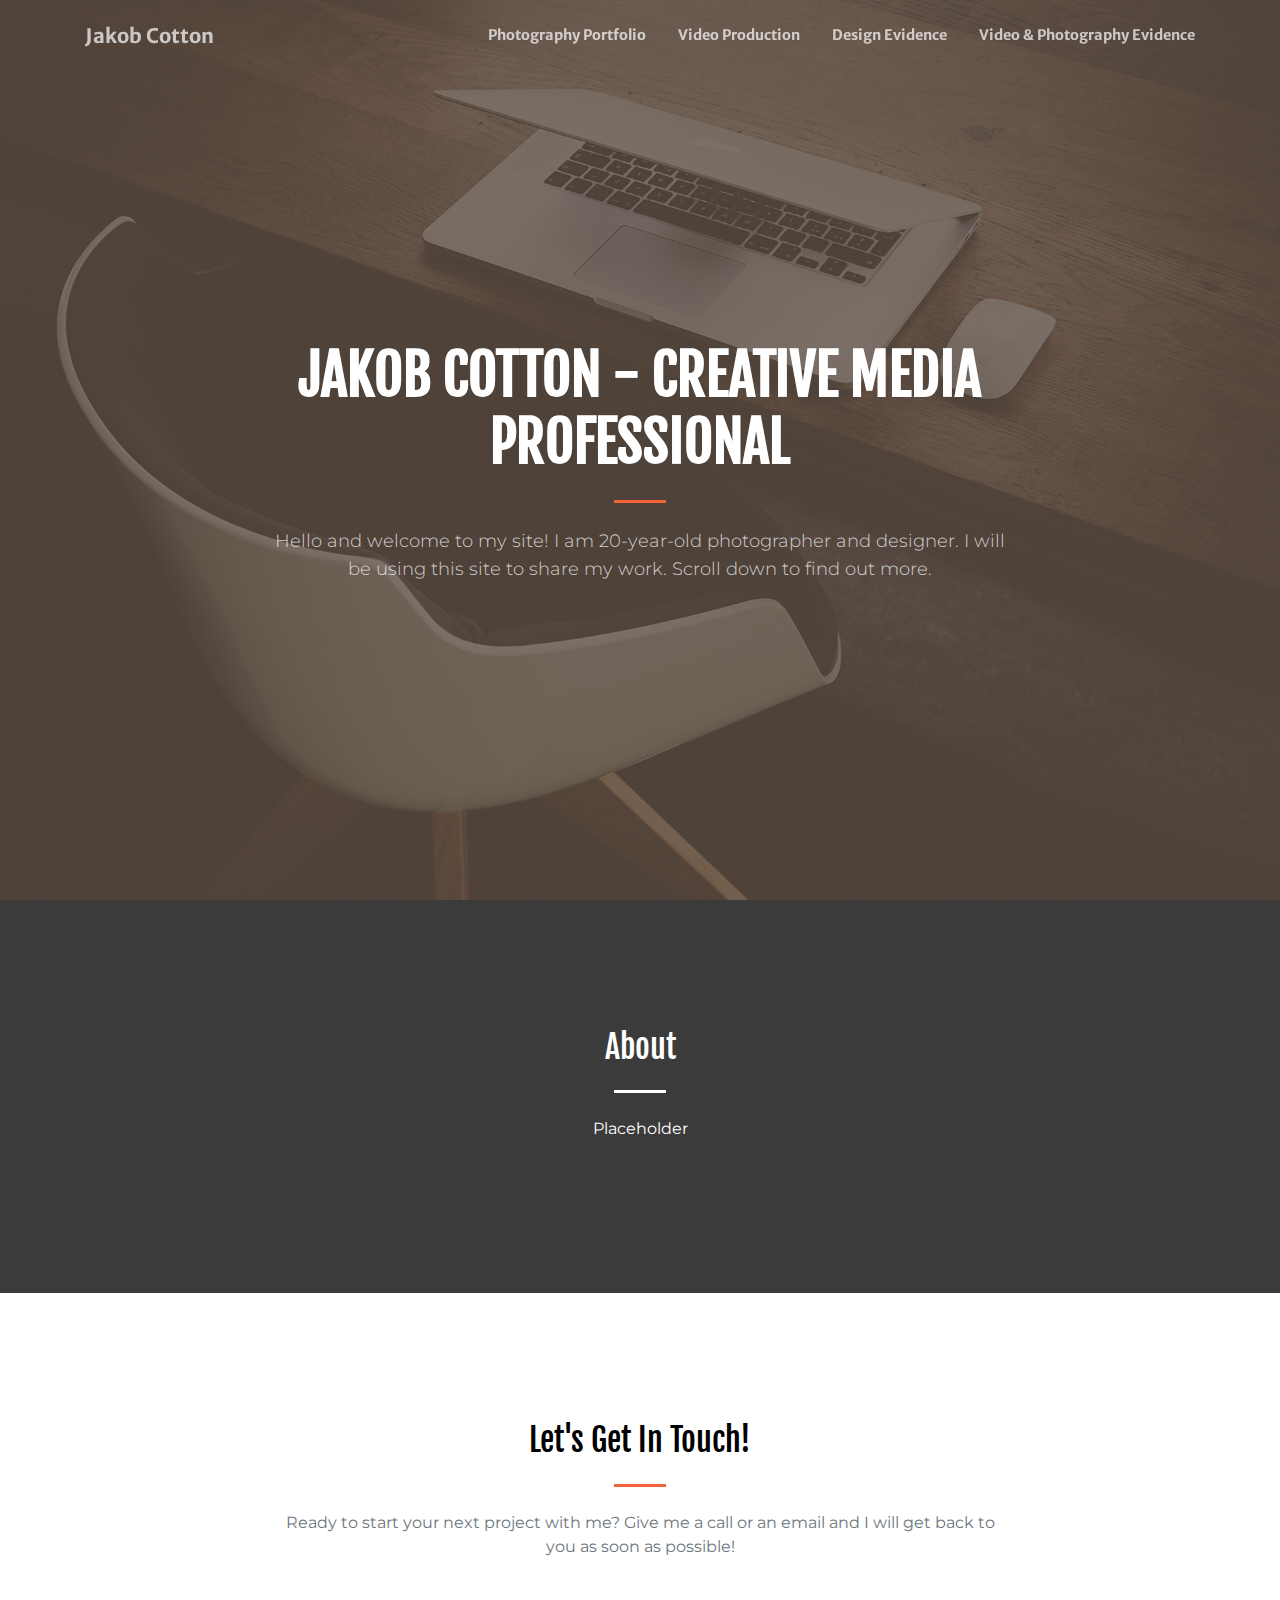
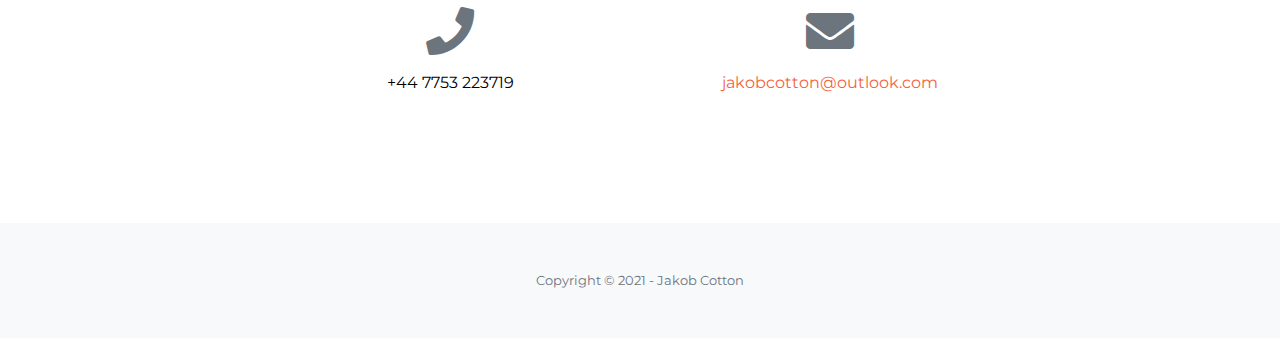
<file: index.html>
<!DOCTYPE html>
<html lang="en">

<head>

  <meta charset="utf-8">
  <meta name="viewport" content="width=device-width, initial-scale=1, shrink-to-fit=no">
  <meta name="description" content="">
  <meta name="author" content="">

  <title>Jakob Cotton</title>

  <!-- Font Awesome Icons -->
  <link href="vendor/fontawesome-free/css/all.min.css" rel="stylesheet" type="text/css">

  <!-- Google Fonts -->
  <link href="https://fonts.googleapis.com/css?family=Merriweather+Sans:400,700" rel="stylesheet">
  <link href='https://fonts.googleapis.com/css?family=Merriweather:400,300,300italic,400italic,700,700italic' rel='stylesheet' type='text/css'>
  <link href="https://fonts.googleapis.com/css2?family=Montserrat:wght@100&display=swap" rel="stylesheet">
  <link href="https://fonts.googleapis.com/css2?family=Montserrat:wght@100&display=swap" rel="stylesheet">
  <link href="https://fonts.googleapis.com/css2?family=Fjalla+One&display=swap" rel="stylesheet">
  <!-- Plugin CSS -->
  <link href="vendor/magnific-popup/magnific-popup.css" rel="stylesheet">

  <!-- Theme CSS - Includes Bootstrap -->
  <link href="css/creative.css" rel="stylesheet">

</head>

<body id="page-top">

  <!-- Navigation -->
  <nav class="navbar navbar-expand-lg navbar-light fixed-top py-3" id="mainNav">
    <div class="container">
      <a class="navbar-brand" href="index.html">Jakob Cotton</a>
      <button class="navbar-toggler navbar-toggler-right" type="button" data-toggle="collapse" data-target="#navbarResponsive" aria-controls="navbarResponsive" aria-expanded="false" aria-label="Toggle navigation">
        <span class="navbar-toggler-icon"></span>
      </button>
      <div class="collapse navbar-collapse" id="navbarResponsive">
        <ul class="navbar-nav ml-auto my-2 my-lg-0">
          <li class="nav-item">
            <a class="nav-link" href="photography-portfolio.html">Photography Portfolio</a>
          </li>
          <li class="nav-item">
            <a class="nav-link" href="video-production.html">Video Production</a>
          </li>
          <li class="nav-item">
            <a class="nav-link" href="design-evidence.html">Design Evidence</a>
          </li>
          <li class="nav-item">
            <a class="nav-link" href="video-photography-evidence.html">Video & Photography Evidence</a>
          </li>
        </ul>
      </div>
    </div>
  </nav>

  <!-- Masthead -->
  <header class="masthead">
    <div class="container h-100">
      <div class="row h-100 align-items-center justify-content-center text-center">
        <div class="col-lg-10 align-self-end">
          <h1 class="text-uppercase text-white font-weight-bold">Jakob Cotton - creative media professional</h1>
          <hr class="divider my-4">
        </div>
        <div class="col-lg-8 align-self-baseline">
          <p class="text-white-75 font-weight-light mb-5">Hello and welcome to my site! I am 20-year-old photographer and designer. I will be using this site to share my work. Scroll down to find out more.</p>
        </div>
      </div>
    </div>
  </header>

  <!-- About Section -->
  <section class="page-section bg-primary" id="about">
    <div class="container">
      <div class="row justify-content-center">
        <div class="col-lg-8 text-center">
          <h2 class="text-white mt-0">About</h2>
          <hr class="divider light my-4">
          <p class="text-white mb-4">Placeholder</p>
        </div>
      </div>
    </div>
  </section>

  <!-- Contact Section -->
  <section class="page-section" id="contact">
    <div class="container">
      <div class="row justify-content-center">
        <div class="col-lg-8 text-center">
          <h2 class="mt-0">Let's Get In Touch!</h2>
          <hr class="divider my-4">
          <p class="text-muted mb-5">Ready to start your next project with me? Give me a call or an email and I will get back to you as soon as possible!</p>
        </div>
      </div>
      <div class="row">
        <div class="col-lg-4 ml-auto text-center mb-5 mb-lg-0">
          <i class="fas fa-phone fa-3x mb-3 text-muted"></i>
          <div>+44 7753 223719</div>
        </div>
        <div class="col-lg-4 mr-auto text-center">
          <i class="fas fa-envelope fa-3x mb-3 text-muted"></i>
          <!-- Make sure to change the email address in anchor text AND the link below! -->
          <a class="d-block" href="mailto:jakobcotton@outlook.com">jakobcotton@outlook.com</a>
        </div>
      </div>
    </div>
  </section>

  <!-- Footer -->
  <footer class="bg-light py-5">
    <div class="container">
      <div class="small text-center text-muted">Copyright &copy; 2021 - Jakob Cotton</div>
    </div>
  </footer>

  <!-- Bootstrap core JavaScript -->
  <script src="vendor/jquery/jquery.min.js"></script>
  <script src="vendor/bootstrap/js/bootstrap.bundle.min.js"></script>

  <!-- Plugin JavaScript -->
  <script src="vendor/jquery-easing/jquery.easing.min.js"></script>
  <script src="vendor/magnific-popup/jquery.magnific-popup.min.js"></script>

  <!-- Custom scripts for this template -->
  <script src="js/creative.min.js"></script>

</body>

</html>
</file>
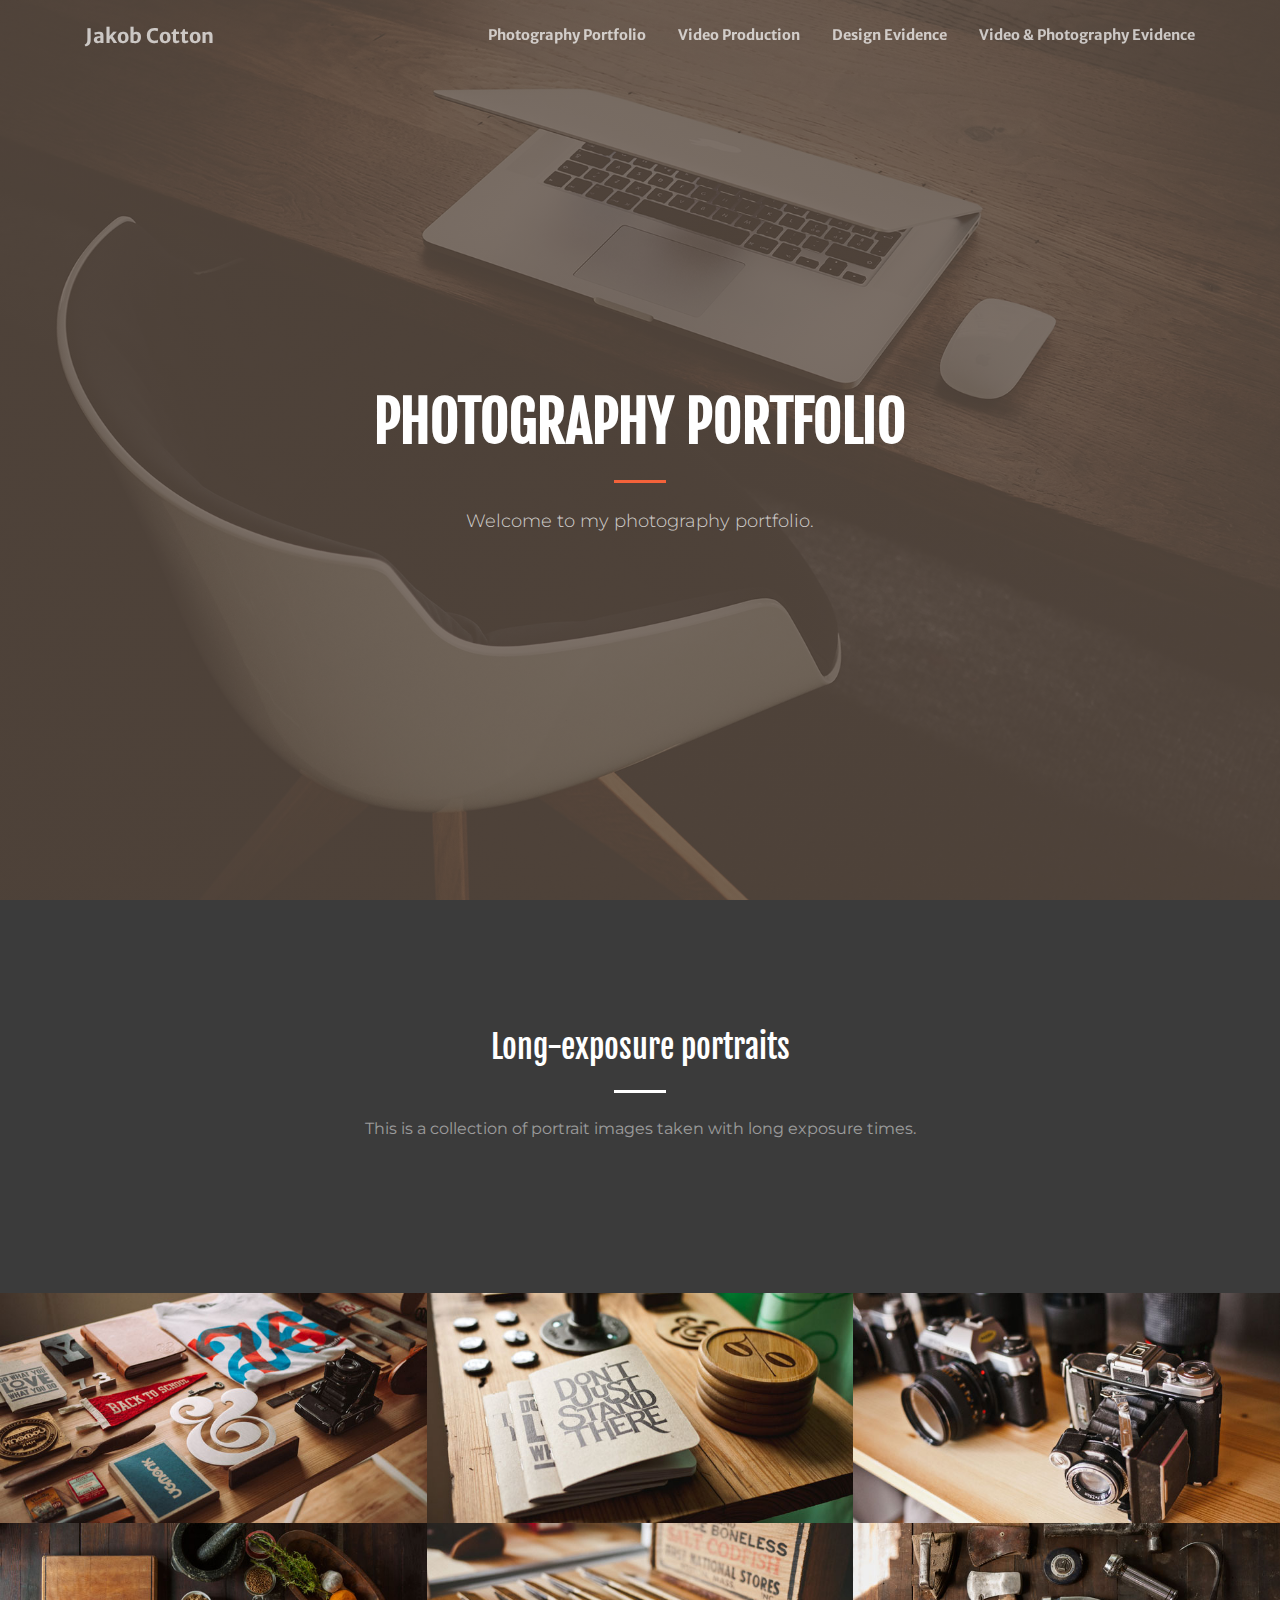
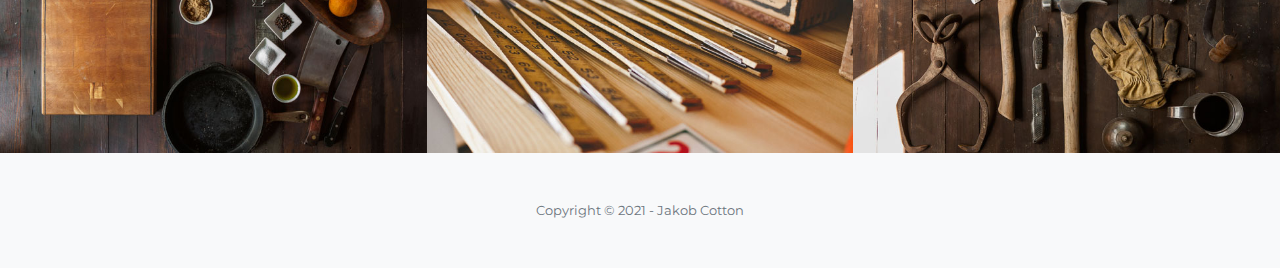
<file: photography-portfolio.html>
<!DOCTYPE html>
<html lang="en">

<head>

  <meta charset="utf-8">
  <meta name="viewport" content="width=device-width, initial-scale=1, shrink-to-fit=no">
  <meta name="description" content="">
  <meta name="author" content="">

  <title>Photography Portfolio</title>

  <!-- Font Awesome Icons -->
  <link href="vendor/fontawesome-free/css/all.min.css" rel="stylesheet" type="text/css">

  <!-- Google Fonts -->
  <link href="https://fonts.googleapis.com/css?family=Merriweather+Sans:400,700" rel="stylesheet">
  <link href='https://fonts.googleapis.com/css?family=Merriweather:400,300,300italic,400italic,700,700italic' rel='stylesheet' type='text/css'>
  <link href="https://fonts.googleapis.com/css2?family=Montserrat:wght@100&display=swap" rel="stylesheet">
  <link href="https://fonts.googleapis.com/css2?family=Montserrat:wght@100&display=swap" rel="stylesheet">
  <link href="https://fonts.googleapis.com/css2?family=Fjalla+One&display=swap" rel="stylesheet">

  <!-- Plugin CSS -->
  <link href="vendor/magnific-popup/magnific-popup.css" rel="stylesheet">

  <!-- Theme CSS - Includes Bootstrap -->
  <link href="css/creative.css" rel="stylesheet">

</head>

<body id="page-top">

  <!-- Navigation -->
  <nav class="navbar navbar-expand-lg navbar-light fixed-top py-3" id="mainNav">
    <div class="container">
      <a class="navbar-brand" href="index.html">Jakob Cotton</a>
      <button class="navbar-toggler navbar-toggler-right" type="button" data-toggle="collapse" data-target="#navbarResponsive" aria-controls="navbarResponsive" aria-expanded="false" aria-label="Toggle navigation">
        <span class="navbar-toggler-icon"></span>
      </button>
      <div class="collapse navbar-collapse" id="navbarResponsive">
        <ul class="navbar-nav ml-auto my-2 my-lg-0">
          <li class="nav-item">
            <a class="nav-link" href="photography-portfolio.html">Photography Portfolio</a>
          </li>
          <li class="nav-item">
            <a class="nav-link" href="video-production.html">Video Production</a>
          </li>
          <li class="nav-item">
            <a class="nav-link" href="design-evidence.html">Design Evidence</a>
          </li>
          <li class="nav-item">
            <a class="nav-link" href="video-photography-evidence.html">Video & Photography Evidence</a>
          </li>
        </ul>
      </div>
    </div>
  </nav>


  <!-- Masthead -->
  <header class="masthead">
    <div class="container h-100">
      <div class="row h-100 align-items-center justify-content-center text-center">
        <div class="col-lg-10 align-self-end">
          <h1 class="text-uppercase text-white font-weight-bold">Photography Portfolio</h1>
          <hr class="divider my-4">
        </div>
        <div class="col-lg-8 align-self-baseline">
          <p class="text-white-75 font-weight-light mb-5">Welcome to my photography portfolio.</p>
        </div>
      </div>
    </div>
  </header>

  <!-- About Section -->
  <section class="page-section bg-primary" id="about">
    <div class="container">
      <div class="row justify-content-center">
        <div class="col-lg-8 text-center">
          <h2 class="text-white mt-0">Long-exposure portraits</h2>
          <hr class="divider light my-4">
          <p class="text-white-50 mb-4">This is a collection of portrait images taken with long exposure times.</p>
        </div>
      </div>
    </div>
  </section>

  <!-- Portfolio Section -->
  <section id="portfolio">
    <div class="container-fluid p-0">
      <div class="row no-gutters">
        <div class="col-lg-4 col-sm-6">
          <a class="portfolio-box" href="img/portfolio/fullsize/1.jpg">
            <img class="img-fluid" src="img/portfolio/thumbnails/1.jpg" alt="">
            <div class="portfolio-box-caption">
              <div class="project-category text-white-50">
                Category
              </div>
              <div class="project-name">
                Project Name
              </div>
            </div>
          </a>
        </div>
        <div class="col-lg-4 col-sm-6">
          <a class="portfolio-box" href="img/portfolio/fullsize/2.jpg">
            <img class="img-fluid" src="img/portfolio/thumbnails/2.jpg" alt="">
            <div class="portfolio-box-caption">
              <div class="project-category text-white-50">
                Category
              </div>
              <div class="project-name">
                Project Name
              </div>
            </div>
          </a>
        </div>
        <div class="col-lg-4 col-sm-6">
          <a class="portfolio-box" href="img/portfolio/fullsize/3.jpg">
            <img class="img-fluid" src="img/portfolio/thumbnails/3.jpg" alt="">
            <div class="portfolio-box-caption">
              <div class="project-category text-white-50">
                Category
              </div>
              <div class="project-name">
                Project Name
              </div>
            </div>
          </a>
        </div>
        <div class="col-lg-4 col-sm-6">
          <a class="portfolio-box" href="img/portfolio/fullsize/4.jpg">
            <img class="img-fluid" src="img/portfolio/thumbnails/4.jpg" alt="">
            <div class="portfolio-box-caption">
              <div class="project-category text-white-50">
                Category
              </div>
              <div class="project-name">
                Project Name
              </div>
            </div>
          </a>
        </div>
        <div class="col-lg-4 col-sm-6">
          <a class="portfolio-box" href="img/portfolio/fullsize/5.jpg">
            <img class="img-fluid" src="img/portfolio/thumbnails/5.jpg" alt="">
            <div class="portfolio-box-caption">
              <div class="project-category text-white-50">
                Category
              </div>
              <div class="project-name">
                Project Name
              </div>
            </div>
          </a>
        </div>
        <div class="col-lg-4 col-sm-6">
          <a class="portfolio-box" href="img/portfolio/fullsize/6.jpg">
            <img class="img-fluid" src="img/portfolio/thumbnails/6.jpg" alt="">
            <div class="portfolio-box-caption p-3">
              <div class="project-category text-white-50">
                Category
              </div>
              <div class="project-name">
                Project Name
              </div>
            </div>
          </a>
        </div>
      </div>
    </div>
  </section>

  <!-- Footer -->
  <footer class="bg-light py-5">
    <div class="container">
      <div class="small text-center text-muted">Copyright &copy; 2021 - Jakob Cotton</div>
    </div>
  </footer>

  <!-- Bootstrap core JavaScript -->
  <script src="vendor/jquery/jquery.min.js"></script>
  <script src="vendor/bootstrap/js/bootstrap.bundle.min.js"></script>

  <!-- Plugin JavaScript -->
  <script src="vendor/jquery-easing/jquery.easing.min.js"></script>
  <script src="vendor/magnific-popup/jquery.magnific-popup.min.js"></script>

  <!-- Custom scripts for this template -->
  <script src="js/creative.min.js"></script>

</body>

</html>
</file>
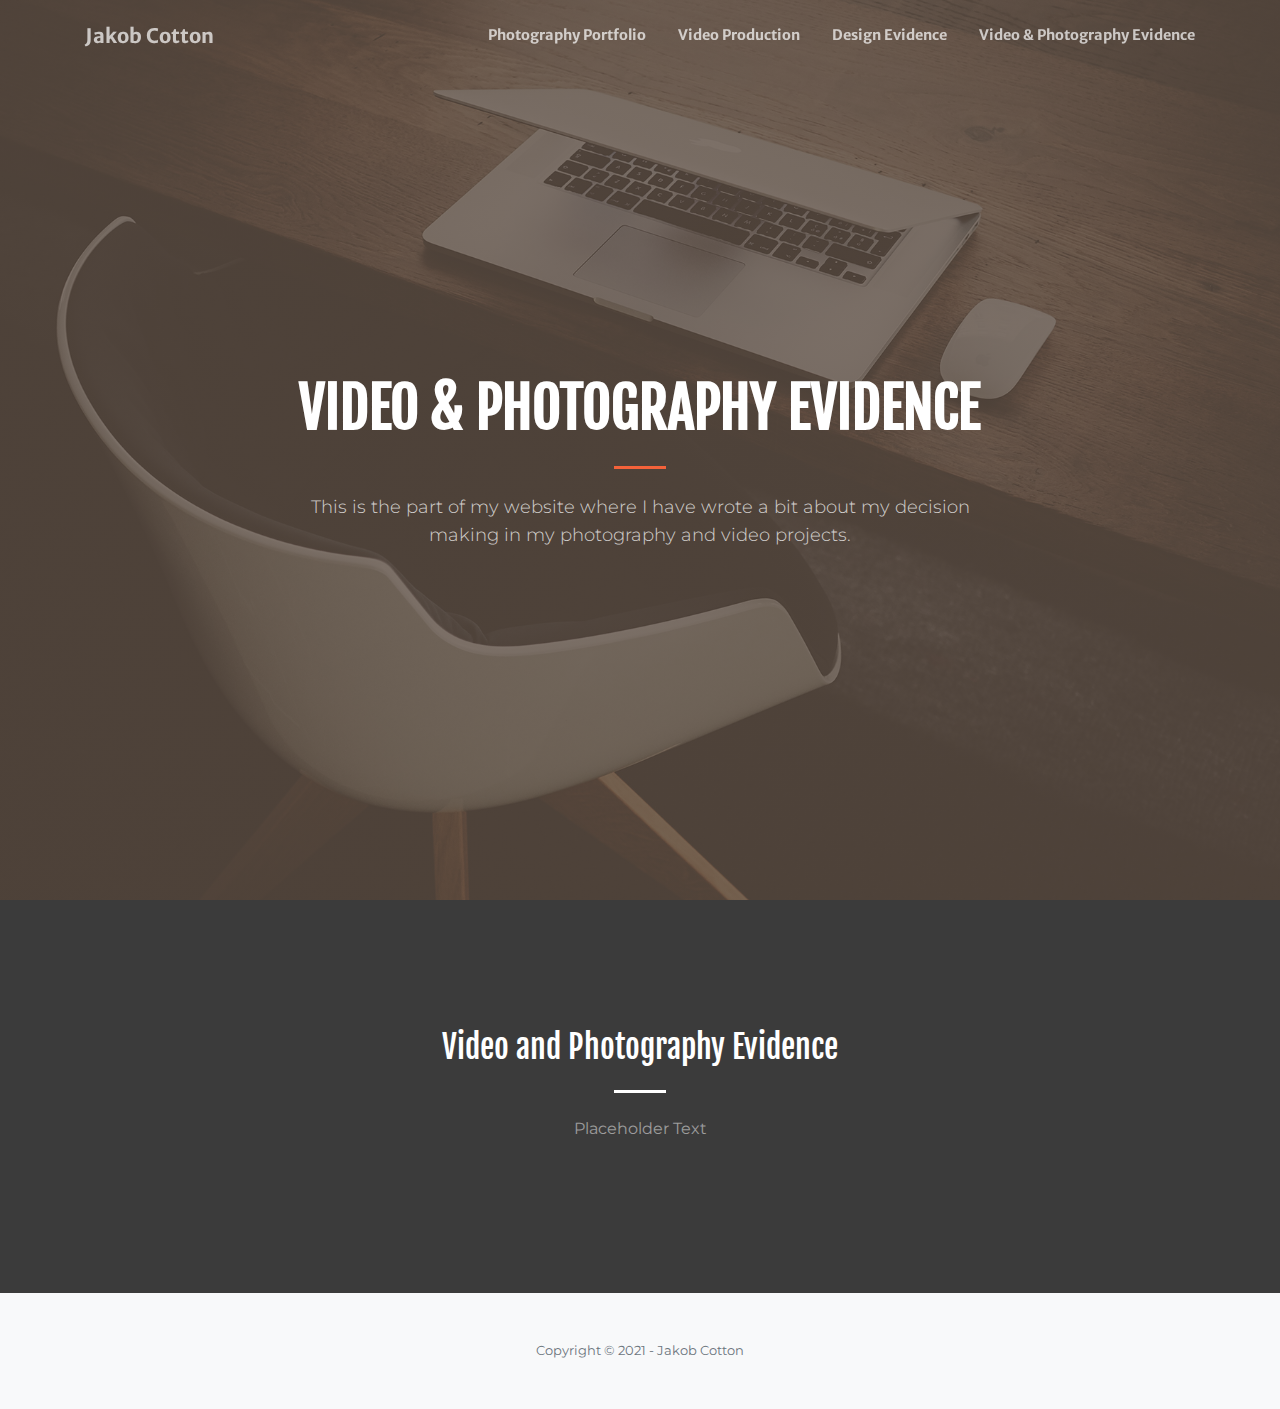
<file: video-photography-evidence.html>
<!DOCTYPE html>
<html lang="en">

<head>

  <meta charset="utf-8">
  <meta name="viewport" content="width=device-width, initial-scale=1, shrink-to-fit=no">
  <meta name="description" content="">
  <meta name="author" content="">

  <title>Video and Photography Evidence</title>

  <!-- Font Awesome Icons -->
  <link href="vendor/fontawesome-free/css/all.min.css" rel="stylesheet" type="text/css">

  <!-- Google Fonts -->
  <link href="https://fonts.googleapis.com/css?family=Merriweather+Sans:400,700" rel="stylesheet">
  <link href='https://fonts.googleapis.com/css?family=Merriweather:400,300,300italic,400italic,700,700italic' rel='stylesheet' type='text/css'>
  <link href="https://fonts.googleapis.com/css2?family=Montserrat:wght@100&display=swap" rel="stylesheet">
  <link href="https://fonts.googleapis.com/css2?family=Montserrat:wght@100&display=swap" rel="stylesheet">
  <link href="https://fonts.googleapis.com/css2?family=Fjalla+One&display=swap" rel="stylesheet">

  <!-- Plugin CSS -->
  <link href="vendor/magnific-popup/magnific-popup.css" rel="stylesheet">

  <!-- Theme CSS - Includes Bootstrap -->
  <link href="css/creative.css" rel="stylesheet">

</head>

<body id="page-top">

  <!-- Navigation -->
  <nav class="navbar navbar-expand-lg navbar-light fixed-top py-3" id="mainNav">
    <div class="container">
      <a class="navbar-brand" href="index.html">Jakob Cotton</a>
      <button class="navbar-toggler navbar-toggler-right" type="button" data-toggle="collapse" data-target="#navbarResponsive" aria-controls="navbarResponsive" aria-expanded="false" aria-label="Toggle navigation">
        <span class="navbar-toggler-icon"></span>
      </button>
      <div class="collapse navbar-collapse" id="navbarResponsive">
        <ul class="navbar-nav ml-auto my-2 my-lg-0">
          <li class="nav-item">
            <a class="nav-link" href="photography-portfolio.html">Photography Portfolio</a>
          </li>
          <li class="nav-item">
            <a class="nav-link" href="video-production.html">Video Production</a>
          </li>
          <li class="nav-item">
            <a class="nav-link" href="design-evidence.html">Design Evidence</a>
          </li>
          <li class="nav-item">
            <a class="nav-link" href="video-photography-evidence.html">Video & Photography Evidence</a>
          </li>
        </ul>
      </div>
    </div>
  </nav>


  <!-- Masthead -->
  <header class="masthead">
    <div class="container h-100">
      <div class="row h-100 align-items-center justify-content-center text-center">
        <div class="col-lg-10 align-self-end">
          <h1 class="text-uppercase text-white font-weight-bold">Video & Photography Evidence</h1>
          <hr class="divider my-4">
        </div>
        <div class="col-lg-8 align-self-baseline">
          <p class="text-white-75 font-weight-light mb-5">This is the part of my website where I have wrote a bit about my decision making in my photography and video projects.</p>
        </div>
      </div>
    </div>
  </header>

  <!-- About Section -->
  <section class="page-section bg-primary" id="about">
    <div class="container">
      <div class="row justify-content-center">
        <div class="col-lg-8 text-center">
          <h2 class="text-white mt-0">Video and Photography Evidence</h2>
          <hr class="divider light my-4">
          <p class="text-white-50 mb-4">Placeholder Text</p>
        </div>
      </div>
    </div>
  </section>

  <!-- Footer -->
  <footer class="bg-light py-5">
    <div class="container">
      <div class="small text-center text-muted">Copyright &copy; 2021 - Jakob Cotton</div>
    </div>
  </footer>

  <!-- Bootstrap core JavaScript -->
  <script src="vendor/jquery/jquery.min.js"></script>
  <script src="vendor/bootstrap/js/bootstrap.bundle.min.js"></script>

  <!-- Plugin JavaScript -->
  <script src="vendor/jquery-easing/jquery.easing.min.js"></script>
  <script src="vendor/magnific-popup/jquery.magnific-popup.min.js"></script>

  <!-- Custom scripts for this template -->
  <script src="js/creative.min.js"></script>

</body>

</html>
</file>
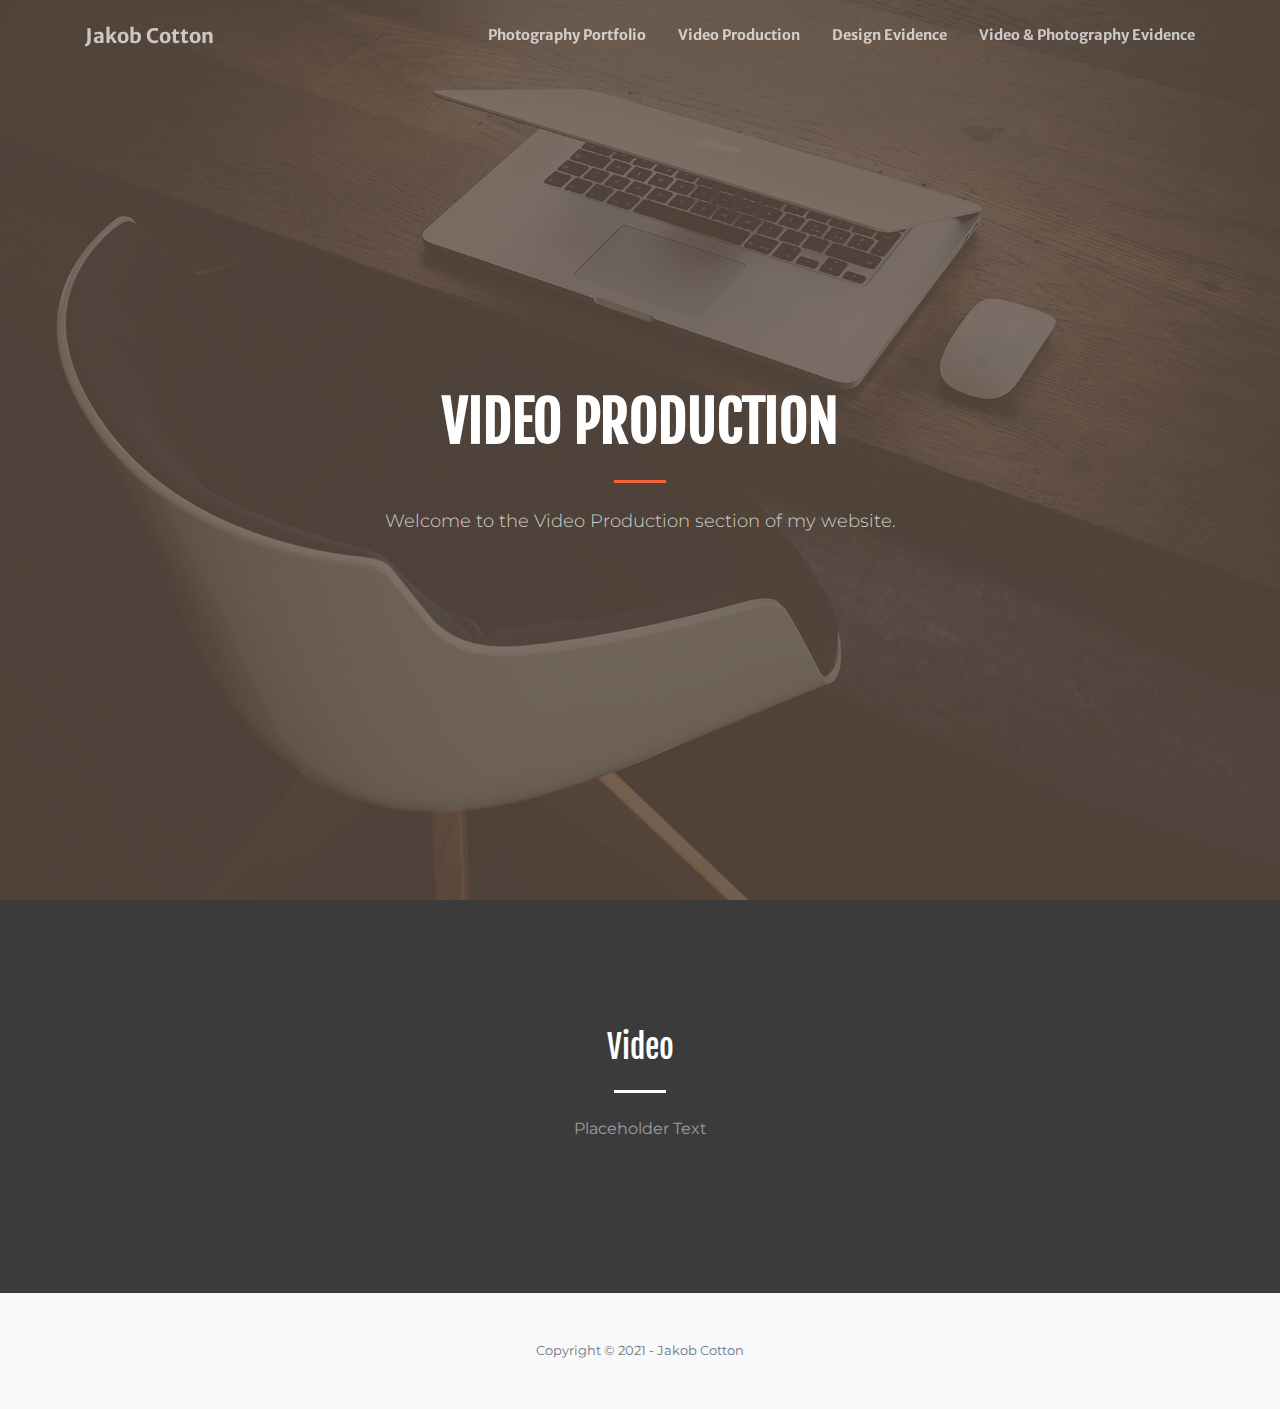
<file: video-production.html>
<!DOCTYPE html>
<html lang="en">

<head>

  <meta charset="utf-8">
  <meta name="viewport" content="width=device-width, initial-scale=1, shrink-to-fit=no">
  <meta name="description" content="">
  <meta name="author" content="">

  <title>Video Production</title>

  <!-- Font Awesome Icons -->
  <link href="vendor/fontawesome-free/css/all.min.css" rel="stylesheet" type="text/css">

  <!-- Google Fonts -->
  <link href="https://fonts.googleapis.com/css?family=Merriweather+Sans:400,700" rel="stylesheet">
  <link href='https://fonts.googleapis.com/css?family=Merriweather:400,300,300italic,400italic,700,700italic' rel='stylesheet' type='text/css'>
  <link href="https://fonts.googleapis.com/css2?family=Montserrat:wght@100&display=swap" rel="stylesheet">
  <link href="https://fonts.googleapis.com/css2?family=Montserrat:wght@100&display=swap" rel="stylesheet">
  <link href="https://fonts.googleapis.com/css2?family=Fjalla+One&display=swap" rel="stylesheet">

  <!-- Plugin CSS -->
  <link href="vendor/magnific-popup/magnific-popup.css" rel="stylesheet">

  <!-- Theme CSS - Includes Bootstrap -->
  <link href="css/creative.css" rel="stylesheet">

</head>

<body id="page-top">

  <!-- Navigation -->
  <nav class="navbar navbar-expand-lg navbar-light fixed-top py-3" id="mainNav">
    <div class="container">
      <a class="navbar-brand" href="index.html">Jakob Cotton</a>
      <button class="navbar-toggler navbar-toggler-right" type="button" data-toggle="collapse" data-target="#navbarResponsive" aria-controls="navbarResponsive" aria-expanded="false" aria-label="Toggle navigation">
        <span class="navbar-toggler-icon"></span>
      </button>
      <div class="collapse navbar-collapse" id="navbarResponsive">
        <ul class="navbar-nav ml-auto my-2 my-lg-0">
          <li class="nav-item">
            <a class="nav-link" href="photography-portfolio.html">Photography Portfolio</a>
          </li>
          <li class="nav-item">
            <a class="nav-link" href="video-production.html">Video Production</a>
          </li>
          <li class="nav-item">
            <a class="nav-link" href="design-evidence.html">Design Evidence</a>
          </li>
          <li class="nav-item">
            <a class="nav-link" href="video-photography-evidence.html">Video & Photography Evidence</a>
          </li>
        </ul>
      </div>
    </div>
  </nav>

  <!-- Masthead -->
  <header class="masthead">
    <div class="container h-100">
      <div class="row h-100 align-items-center justify-content-center text-center">
        <div class="col-lg-10 align-self-end">
          <h1 class="text-uppercase text-white font-weight-bold">Video Production</h1>
          <hr class="divider my-4">
        </div>
        <div class="col-lg-8 align-self-baseline">
          <p class="text-white-75 font-weight-light mb-5">Welcome to the Video Production section of my website.</p>
        </div>
      </div>
    </div>
  </header>

  <!-- About Section -->
  <section class="page-section bg-primary" id="about">
    <div class="container">
      <div class="row justify-content-center">
        <div class="col-lg-8 text-center">
          <h2 class="text-white mt-0">Video</h2>
          <hr class="divider light my-4">
          <p class="text-white-50 mb-4">Placeholder Text</p>
        </div>
      </div>
    </div>
  </section>

  <!-- Footer -->
  <footer class="bg-light py-5">
    <div class="container">
      <div class="small text-center text-muted">Copyright &copy; 2021 - Jakob Cotton</div>
    </div>
  </footer>

  <!-- Bootstrap core JavaScript -->
  <script src="vendor/jquery/jquery.min.js"></script>
  <script src="vendor/bootstrap/js/bootstrap.bundle.min.js"></script>

  <!-- Plugin JavaScript -->
  <script src="vendor/jquery-easing/jquery.easing.min.js"></script>
  <script src="vendor/magnific-popup/jquery.magnific-popup.min.js"></script>

  <!-- Custom scripts for this template -->
  <script src="js/creative.min.js"></script>

</body>

</html>
</file>
